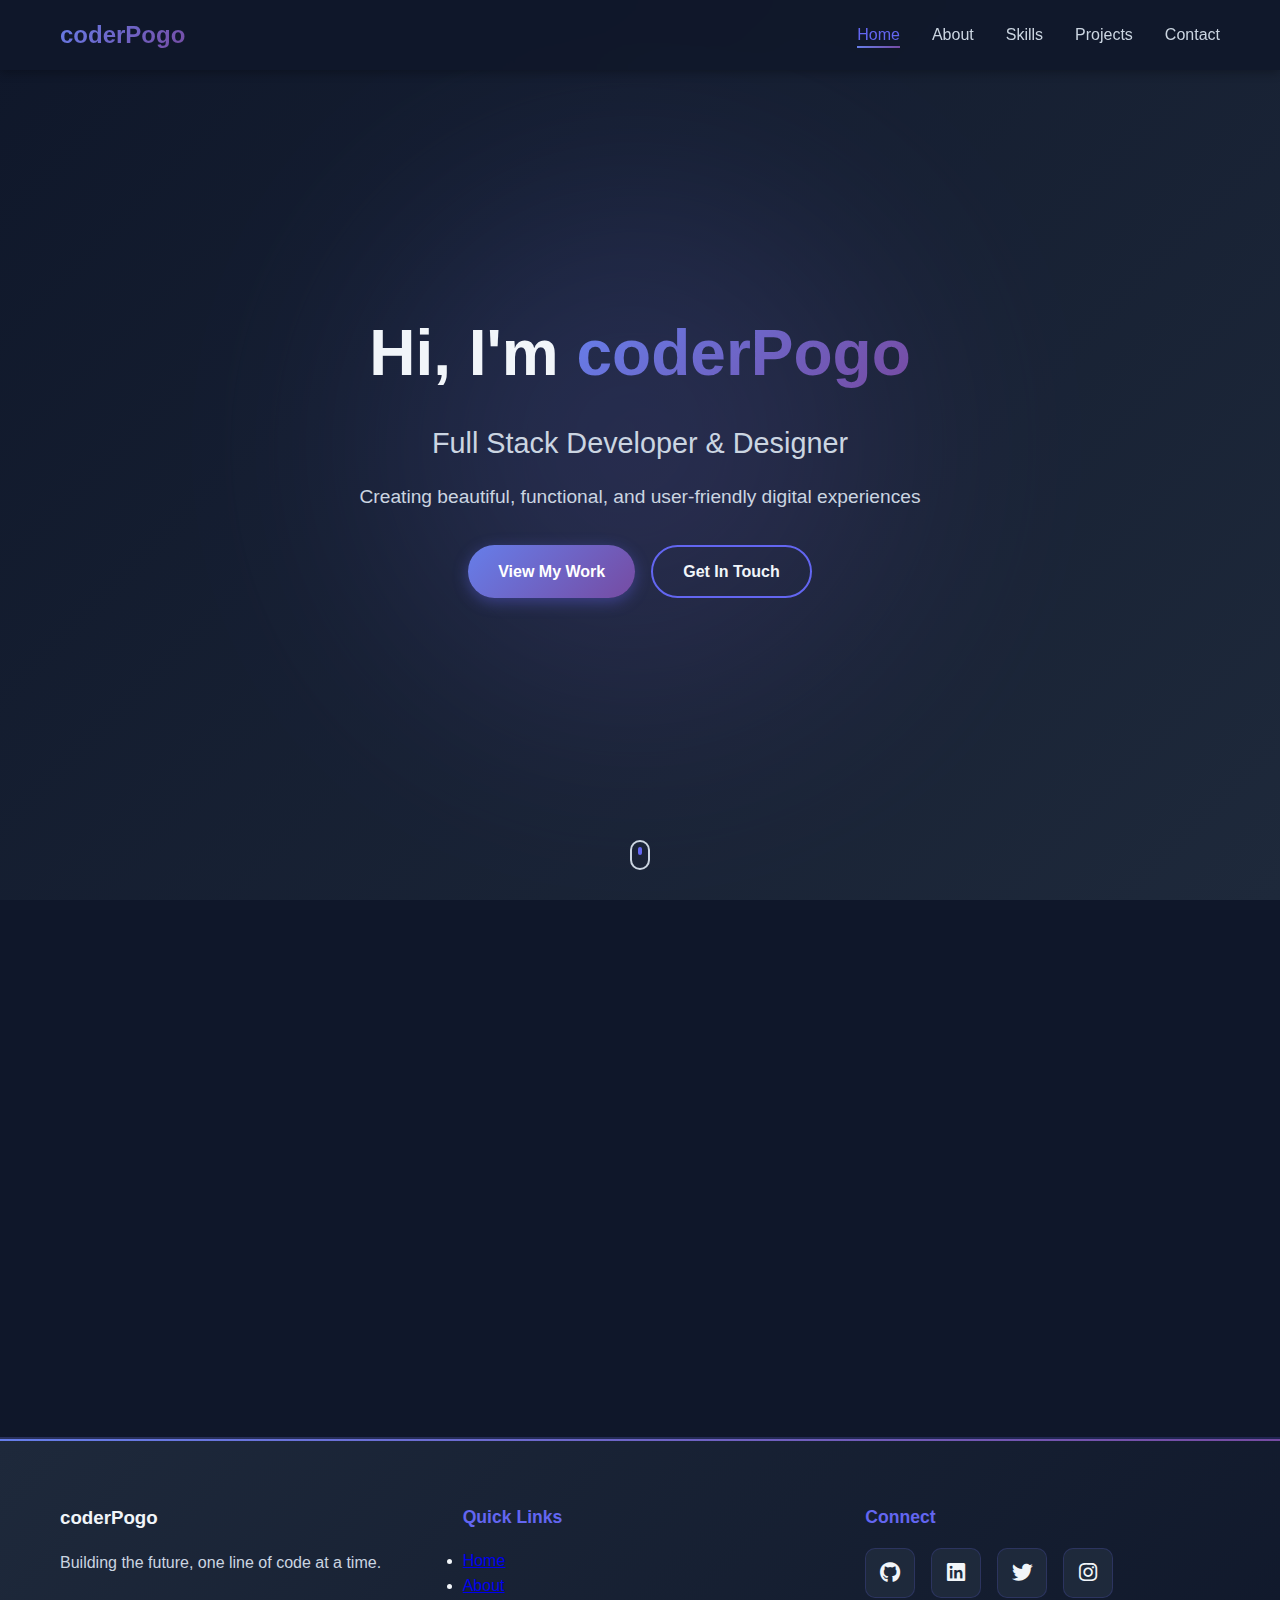
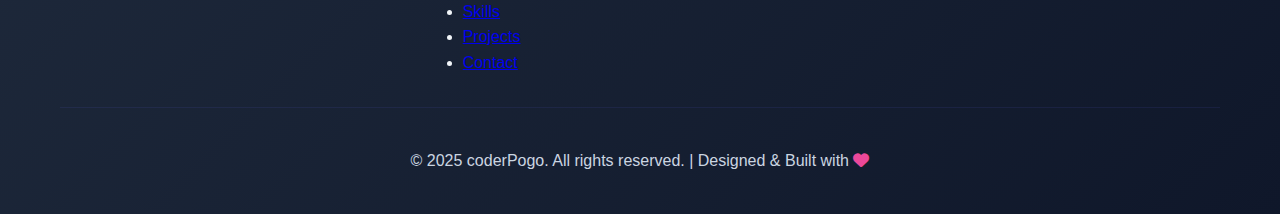
<file: index.html>
<!DOCTYPE html>
<html lang="en">
<head>
    <meta charset="UTF-8">
    <meta name="viewport" content="width=device-width, initial-scale=1.0">
    <title>Home | coderPogo Portfolio</title>
    <link rel="stylesheet" href="styles.css">
    <link rel="stylesheet" href="https://cdnjs.cloudflare.com/ajax/libs/font-awesome/6.4.0/css/all.min.css">
</head>
<body>
    <!-- Navigation -->
    <nav class="navbar">
        <div class="container">
            <a href="index.html" class="logo">coderPogo</a>
            <ul class="nav-links">
                <li><a href="index.html" class="active">Home</a></li>
                <li><a href="about.html">About</a></li>
                <li><a href="skills.html">Skills</a></li>
                <li><a href="projects.html">Projects</a></li>
                <li><a href="contact.html">Contact</a></li>
            </ul>
            <div class="hamburger">
                <span></span>
                <span></span>
                <span></span>
            </div>
        </div>
    </nav>

    <!-- Hero Section -->
    <section class="hero">
        <div class="hero-content">
            <h1 class="hero-title">Hi, I'm <span class="gradient-text">coderPogo</span></h1>
            <p class="hero-subtitle">Full Stack Developer & Designer</p>
            <p class="hero-description">Creating beautiful, functional, and user-friendly digital experiences</p>
            <div class="hero-buttons">
                <a href="projects.html" class="btn btn-primary">View My Work</a>
                <a href="contact.html" class="btn btn-secondary">Get In Touch</a>
            </div>
        </div>
        <div class="scroll-indicator">
            <span></span>
        </div>
    </section>

    <!-- Quick Links Section -->
    <section class="quick-links">
        <div class="container">
            <h2 class="section-title">Explore My Portfolio</h2>
            <div class="links-grid">
                <a href="about.html" class="link-card">
                    <div class="link-icon">
                        <i class="fas fa-user"></i>
                    </div>
                    <h3>About Me</h3>
                    <p>Learn more about my background and experience</p>
                </a>
                <a href="skills.html" class="link-card">
                    <div class="link-icon">
                        <i class="fas fa-code"></i>
                    </div>
                    <h3>My Skills</h3>
                    <p>Discover the technologies I work with</p>
                </a>
                <a href="projects.html" class="link-card">
                    <div class="link-icon">
                        <i class="fas fa-folder-open"></i>
                    </div>
                    <h3>Projects</h3>
                    <p>Check out my recent work and creations</p>
                </a>
                <a href="contact.html" class="link-card">
                    <div class="link-icon">
                        <i class="fas fa-envelope"></i>
                    </div>
                    <h3>Contact</h3>
                    <p>Get in touch for collaborations</p>
                </a>
            </div>
        </div>
    </section>

    <!-- Footer -->
    <footer class="footer">
        <div class="container">
            <div class="footer-content">
                <div class="footer-section">
                    <h3>coderPogo</h3>
                    <p>Building the future, one line of code at a time.</p>
                </div>
                <div class="footer-section">
                    <h4>Quick Links</h4>
                    <ul>
                        <li><a href="index.html">Home</a></li>
                        <li><a href="about.html">About</a></li>
                        <li><a href="skills.html">Skills</a></li>
                        <li><a href="projects.html">Projects</a></li>
                        <li><a href="contact.html">Contact</a></li>
                    </ul>
                </div>
                <div class="footer-section">
                    <h4>Connect</h4>
                    <div class="social-links">
                        <a href="#" class="social-link"><i class="fab fa-github"></i></a>
                        <a href="#" class="social-link"><i class="fab fa-linkedin"></i></a>
                        <a href="#" class="social-link"><i class="fab fa-twitter"></i></a>
                        <a href="#" class="social-link"><i class="fab fa-instagram"></i></a>
                    </div>
                </div>
            </div>
            <div class="footer-bottom">
                <p>&copy; 2025 coderPogo. All rights reserved. | Designed & Built with <i class="fas fa-heart"></i></p>
            </div>
        </div>
    </footer>

    <script src="script.js"></script>
</body>
</html>
</file>
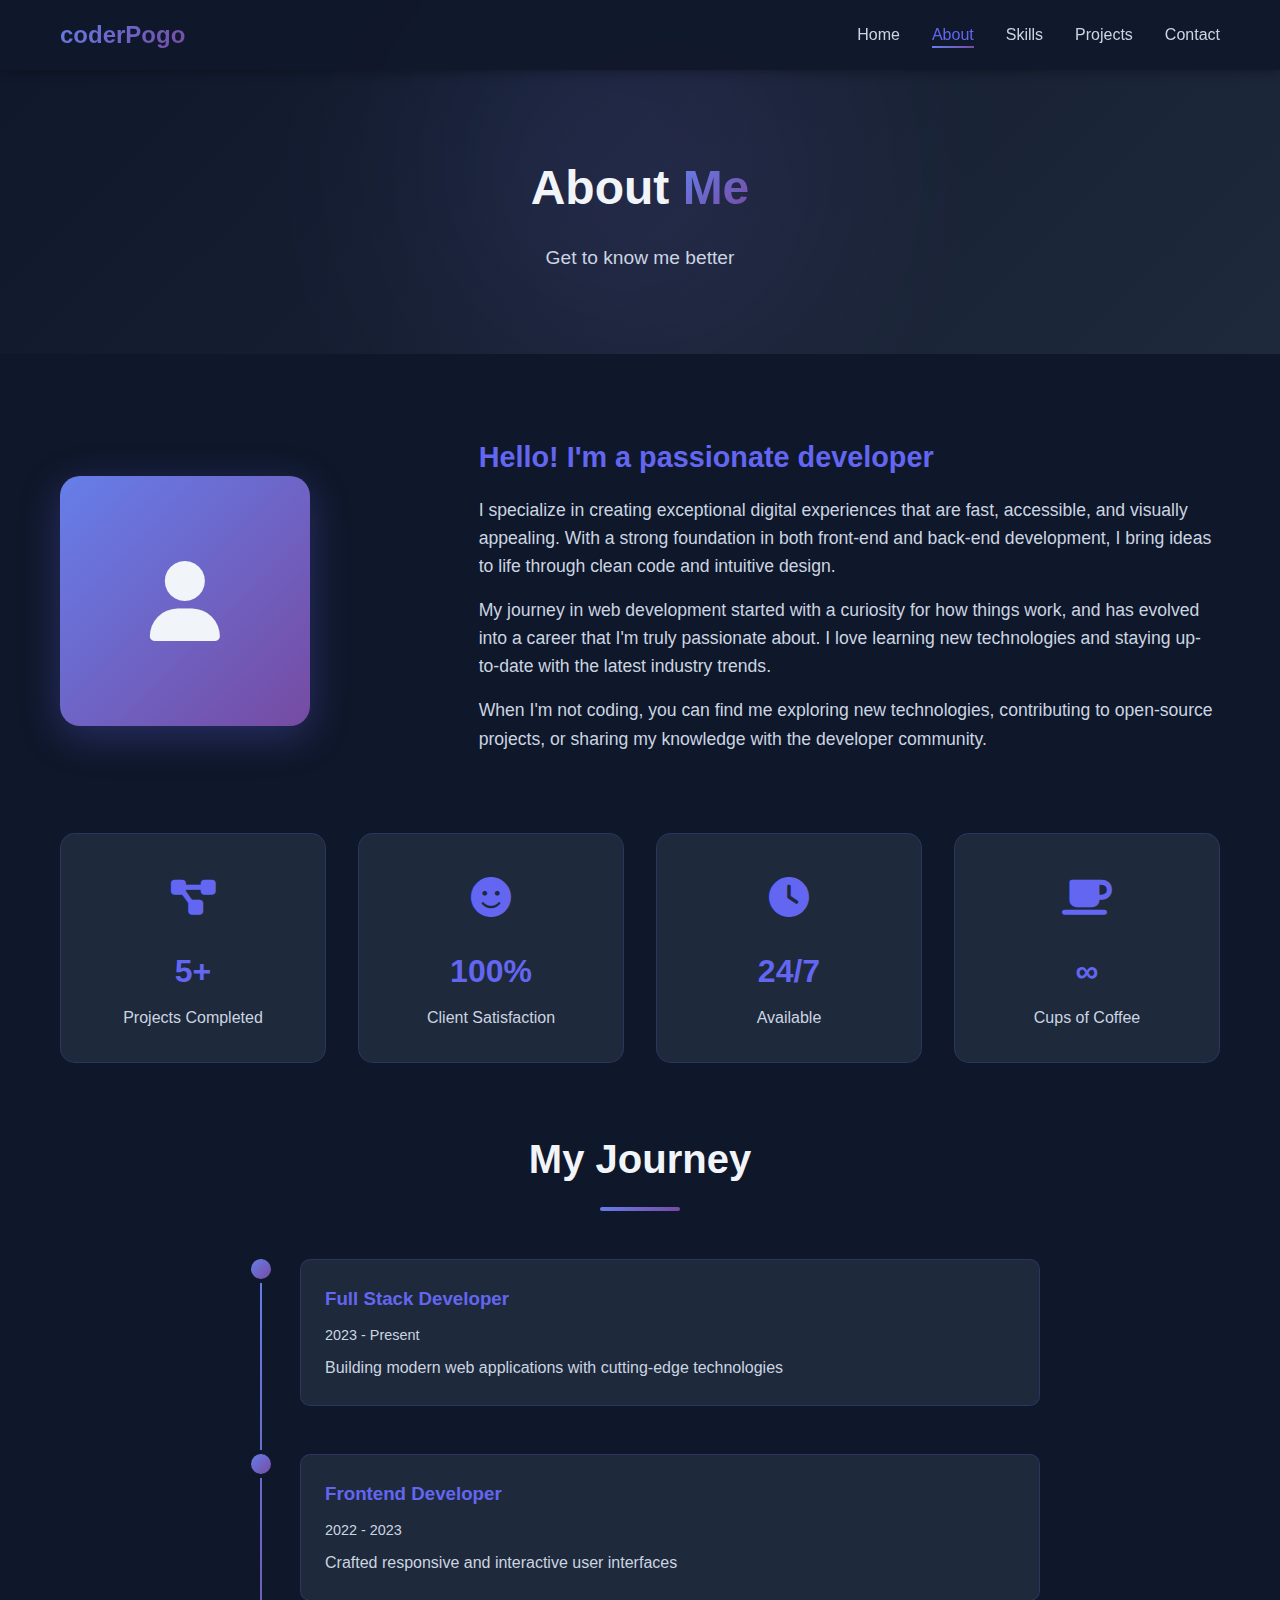
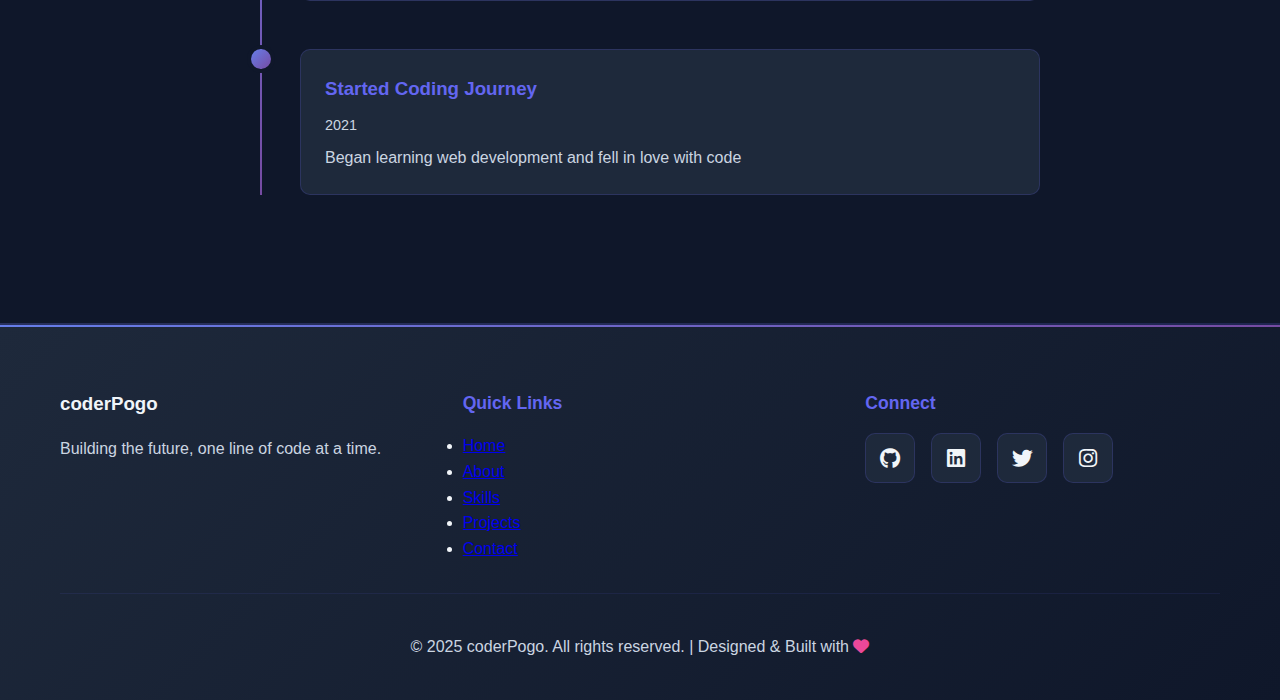
<file: about.html>
<!DOCTYPE html>
<html lang="en">
<head>
    <meta charset="UTF-8">
    <meta name="viewport" content="width=device-width, initial-scale=1.0">
    <title>About | coderPogo Portfolio</title>
    <link rel="stylesheet" href="styles.css">
    <link rel="stylesheet" href="https://cdnjs.cloudflare.com/ajax/libs/font-awesome/6.4.0/css/all.min.css">
</head>
<body>
    <!-- Navigation -->
    <nav class="navbar">
        <div class="container">
            <a href="index.html" class="logo">coderPogo</a>
            <ul class="nav-links">
                <li><a href="index.html">Home</a></li>
                <li><a href="about.html" class="active">About</a></li>
                <li><a href="skills.html">Skills</a></li>
                <li><a href="projects.html">Projects</a></li>
                <li><a href="contact.html">Contact</a></li>
            </ul>
            <div class="hamburger">
                <span></span>
                <span></span>
                <span></span>
            </div>
        </div>
    </nav>

    <!-- Page Header -->
    <section class="page-header">
        <div class="container">
            <h1 class="page-title">About <span class="gradient-text">Me</span></h1>
            <p class="page-subtitle">Get to know me better</p>
        </div>
    </section>

    <!-- About Section -->
    <section class="about-page">
        <div class="container">
            <div class="about-content">
                <div class="about-image">
                    <div class="image-placeholder">
                        <i class="fas fa-user"></i>
                    </div>
                </div>
                <div class="about-text">
                    <h2>Hello! I'm a passionate developer</h2>
                    <p>I specialize in creating exceptional digital experiences that are fast, accessible, and visually appealing. With a strong foundation in both front-end and back-end development, I bring ideas to life through clean code and intuitive design.</p>
                    <p>My journey in web development started with a curiosity for how things work, and has evolved into a career that I'm truly passionate about. I love learning new technologies and staying up-to-date with the latest industry trends.</p>
                    <p>When I'm not coding, you can find me exploring new technologies, contributing to open-source projects, or sharing my knowledge with the developer community.</p>
                </div>
            </div>

            <div class="about-stats">
                <div class="stat-card">
                    <div class="stat-icon">
                        <i class="fas fa-project-diagram"></i>
                    </div>
                    <h3>5+</h3>
                    <p>Projects Completed</p>
                </div>
                <div class="stat-card">
                    <div class="stat-icon">
                        <i class="fas fa-smile"></i>
                    </div>
                    <h3>100%</h3>
                    <p>Client Satisfaction</p>
                </div>
                <div class="stat-card">
                    <div class="stat-icon">
                        <i class="fas fa-clock"></i>
                    </div>
                    <h3>24/7</h3>
                    <p>Available</p>
                </div>
                <div class="stat-card">
                    <div class="stat-icon">
                        <i class="fas fa-coffee"></i>
                    </div>
                    <h3>∞</h3>
                    <p>Cups of Coffee</p>
                </div>
            </div>

            <div class="experience-section">
                <h2 class="section-title">My Journey</h2>
                <div class="timeline">
                    <div class="timeline-item">
                        <div class="timeline-dot"></div>
                        <div class="timeline-content">
                            <h3>Full Stack Developer</h3>
                            <span class="timeline-date">2023 - Present</span>
                            <p>Building modern web applications with cutting-edge technologies</p>
                        </div>
                    </div>
                    <div class="timeline-item">
                        <div class="timeline-dot"></div>
                        <div class="timeline-content">
                            <h3>Frontend Developer</h3>
                            <span class="timeline-date">2022 - 2023</span>
                            <p>Crafted responsive and interactive user interfaces</p>
                        </div>
                    </div>
                    <div class="timeline-item">
                        <div class="timeline-dot"></div>
                        <div class="timeline-content">
                            <h3>Started Coding Journey</h3>
                            <span class="timeline-date">2021</span>
                            <p>Began learning web development and fell in love with code</p>
                        </div>
                    </div>
                </div>
            </div>
        </div>
    </section>

    <!-- Footer -->
    <footer class="footer">
        <div class="container">
            <div class="footer-content">
                <div class="footer-section">
                    <h3>coderPogo</h3>
                    <p>Building the future, one line of code at a time.</p>
                </div>
                <div class="footer-section">
                    <h4>Quick Links</h4>
                    <ul>
                        <li><a href="index.html">Home</a></li>
                        <li><a href="about.html">About</a></li>
                        <li><a href="skills.html">Skills</a></li>
                        <li><a href="projects.html">Projects</a></li>
                        <li><a href="contact.html">Contact</a></li>
                    </ul>
                </div>
                <div class="footer-section">
                    <h4>Connect</h4>
                    <div class="social-links">
                        <a href="#" class="social-link"><i class="fab fa-github"></i></a>
                        <a href="#" class="social-link"><i class="fab fa-linkedin"></i></a>
                        <a href="#" class="social-link"><i class="fab fa-twitter"></i></a>
                        <a href="#" class="social-link"><i class="fab fa-instagram"></i></a>
                    </div>
                </div>
            </div>
            <div class="footer-bottom">
                <p>&copy; 2025 coderPogo. All rights reserved. | Designed & Built with <i class="fas fa-heart"></i></p>
            </div>
        </div>
    </footer>

    <script src="script.js"></script>
</body>
</html>
</file>
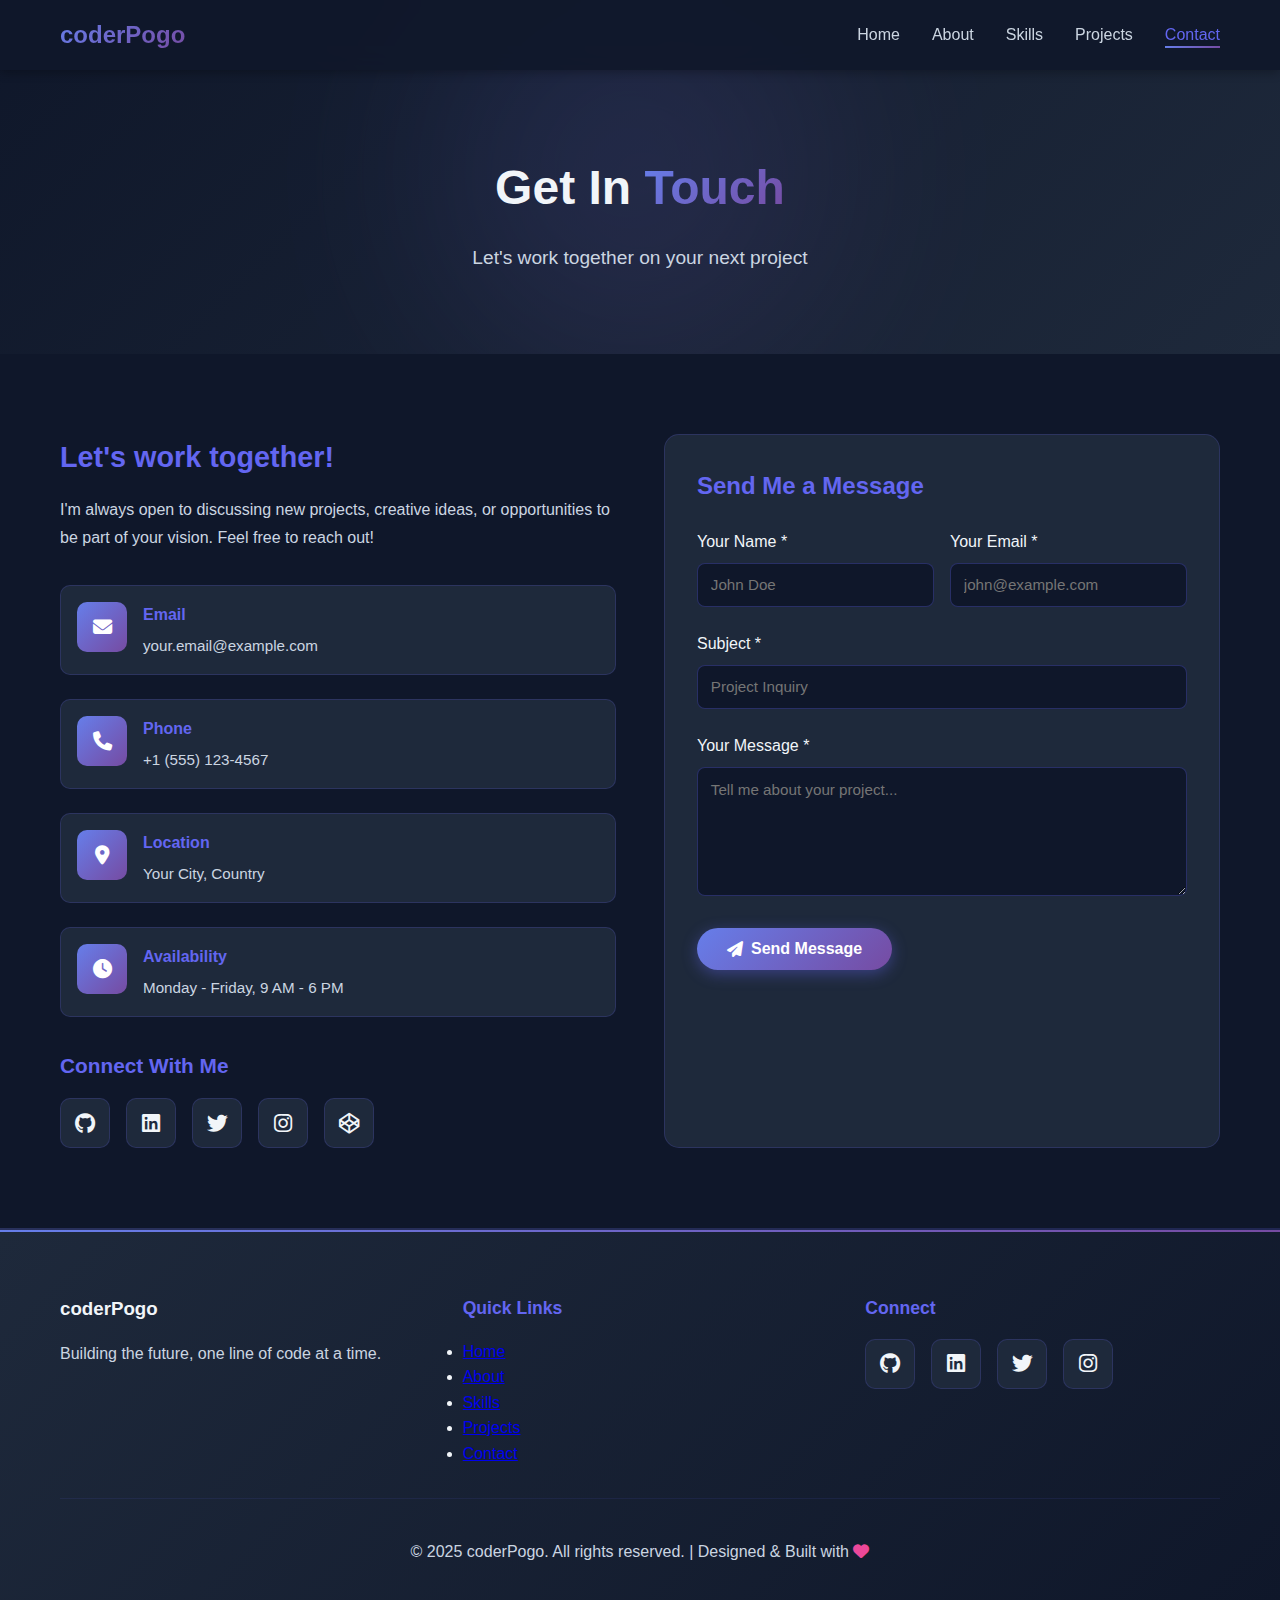
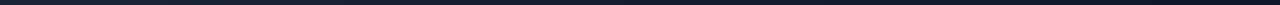
<file: contact.html>
<!DOCTYPE html>
<html lang="en">
<head>
    <meta charset="UTF-8">
    <meta name="viewport" content="width=device-width, initial-scale=1.0">
    <title>Contact | coderPogo Portfolio</title>
    <link rel="stylesheet" href="styles.css">
    <link rel="stylesheet" href="https://cdnjs.cloudflare.com/ajax/libs/font-awesome/6.4.0/css/all.min.css">
</head>
<body>
    <!-- Navigation -->
    <nav class="navbar">
        <div class="container">
            <a href="index.html" class="logo">coderPogo</a>
            <ul class="nav-links">
                <li><a href="index.html">Home</a></li>
                <li><a href="about.html">About</a></li>
                <li><a href="skills.html">Skills</a></li>
                <li><a href="projects.html">Projects</a></li>
                <li><a href="contact.html" class="active">Contact</a></li>
            </ul>
            <div class="hamburger">
                <span></span>
                <span></span>
                <span></span>
            </div>
        </div>
    </nav>

    <!-- Page Header -->
    <section class="page-header">
        <div class="container">
            <h1 class="page-title">Get In <span class="gradient-text">Touch</span></h1>
            <p class="page-subtitle">Let's work together on your next project</p>
        </div>
    </section>

    <!-- Contact Section -->
    <section class="contact-page">
        <div class="container">
            <div class="contact-content">
                <div class="contact-info">
                    <h2>Let's work together!</h2>
                    <p>I'm always open to discussing new projects, creative ideas, or opportunities to be part of your vision. Feel free to reach out!</p>
                    
                    <div class="contact-details">
                        <div class="contact-item">
                            <div class="contact-icon">
                                <i class="fas fa-envelope"></i>
                            </div>
                            <div>
                                <h4>Email</h4>
                                <span>your.email@example.com</span>
                            </div>
                        </div>
                        <div class="contact-item">
                            <div class="contact-icon">
                                <i class="fas fa-phone"></i>
                            </div>
                            <div>
                                <h4>Phone</h4>
                                <span>+1 (555) 123-4567</span>
                            </div>
                        </div>
                        <div class="contact-item">
                            <div class="contact-icon">
                                <i class="fas fa-map-marker-alt"></i>
                            </div>
                            <div>
                                <h4>Location</h4>
                                <span>Your City, Country</span>
                            </div>
                        </div>
                        <div class="contact-item">
                            <div class="contact-icon">
                                <i class="fas fa-clock"></i>
                            </div>
                            <div>
                                <h4>Availability</h4>
                                <span>Monday - Friday, 9 AM - 6 PM</span>
                            </div>
                        </div>
                    </div>
                    
                    <div class="social-section">
                        <h3>Connect With Me</h3>
                        <div class="social-links">
                            <a href="#" class="social-link" title="GitHub">
                                <i class="fab fa-github"></i>
                            </a>
                            <a href="#" class="social-link" title="LinkedIn">
                                <i class="fab fa-linkedin"></i>
                            </a>
                            <a href="#" class="social-link" title="Twitter">
                                <i class="fab fa-twitter"></i>
                            </a>
                            <a href="#" class="social-link" title="Instagram">
                                <i class="fab fa-instagram"></i>
                            </a>
                            <a href="#" class="social-link" title="CodePen">
                                <i class="fab fa-codepen"></i>
                            </a>
                        </div>
                    </div>
                </div>

                <form class="contact-form">
                    <h3>Send Me a Message</h3>
                    <div class="form-row">
                        <div class="form-group">
                            <label for="name">Your Name *</label>
                            <input type="text" id="name" name="name" placeholder="John Doe" required>
                        </div>
                        <div class="form-group">
                            <label for="email">Your Email *</label>
                            <input type="email" id="email" name="email" placeholder="john@example.com" required>
                        </div>
                    </div>
                    <div class="form-group">
                        <label for="subject">Subject *</label>
                        <input type="text" id="subject" name="subject" placeholder="Project Inquiry" required>
                    </div>
                    <div class="form-group">
                        <label for="message">Your Message *</label>
                        <textarea id="message" name="message" rows="6" placeholder="Tell me about your project..." required></textarea>
                    </div>
                    <button type="submit" class="btn btn-primary">
                        <i class="fas fa-paper-plane"></i> Send Message
                    </button>
                </form>
            </div>
        </div>
    </section>

    <!-- Footer -->
    <footer class="footer">
        <div class="container">
            <div class="footer-content">
                <div class="footer-section">
                    <h3>coderPogo</h3>
                    <p>Building the future, one line of code at a time.</p>
                </div>
                <div class="footer-section">
                    <h4>Quick Links</h4>
                    <ul>
                        <li><a href="index.html">Home</a></li>
                        <li><a href="about.html">About</a></li>
                        <li><a href="skills.html">Skills</a></li>
                        <li><a href="projects.html">Projects</a></li>
                        <li><a href="contact.html">Contact</a></li>
                    </ul>
                </div>
                <div class="footer-section">
                    <h4>Connect</h4>
                    <div class="social-links">
                        <a href="#" class="social-link"><i class="fab fa-github"></i></a>
                        <a href="#" class="social-link"><i class="fab fa-linkedin"></i></a>
                        <a href="#" class="social-link"><i class="fab fa-twitter"></i></a>
                        <a href="#" class="social-link"><i class="fab fa-instagram"></i></a>
                    </div>
                </div>
            </div>
            <div class="footer-bottom">
                <p>&copy; 2025 coderPogo. All rights reserved. | Designed & Built with <i class="fas fa-heart"></i></p>
            </div>
        </div>
    </footer>

    <script src="script.js"></script>
</body>
</html>
</file>
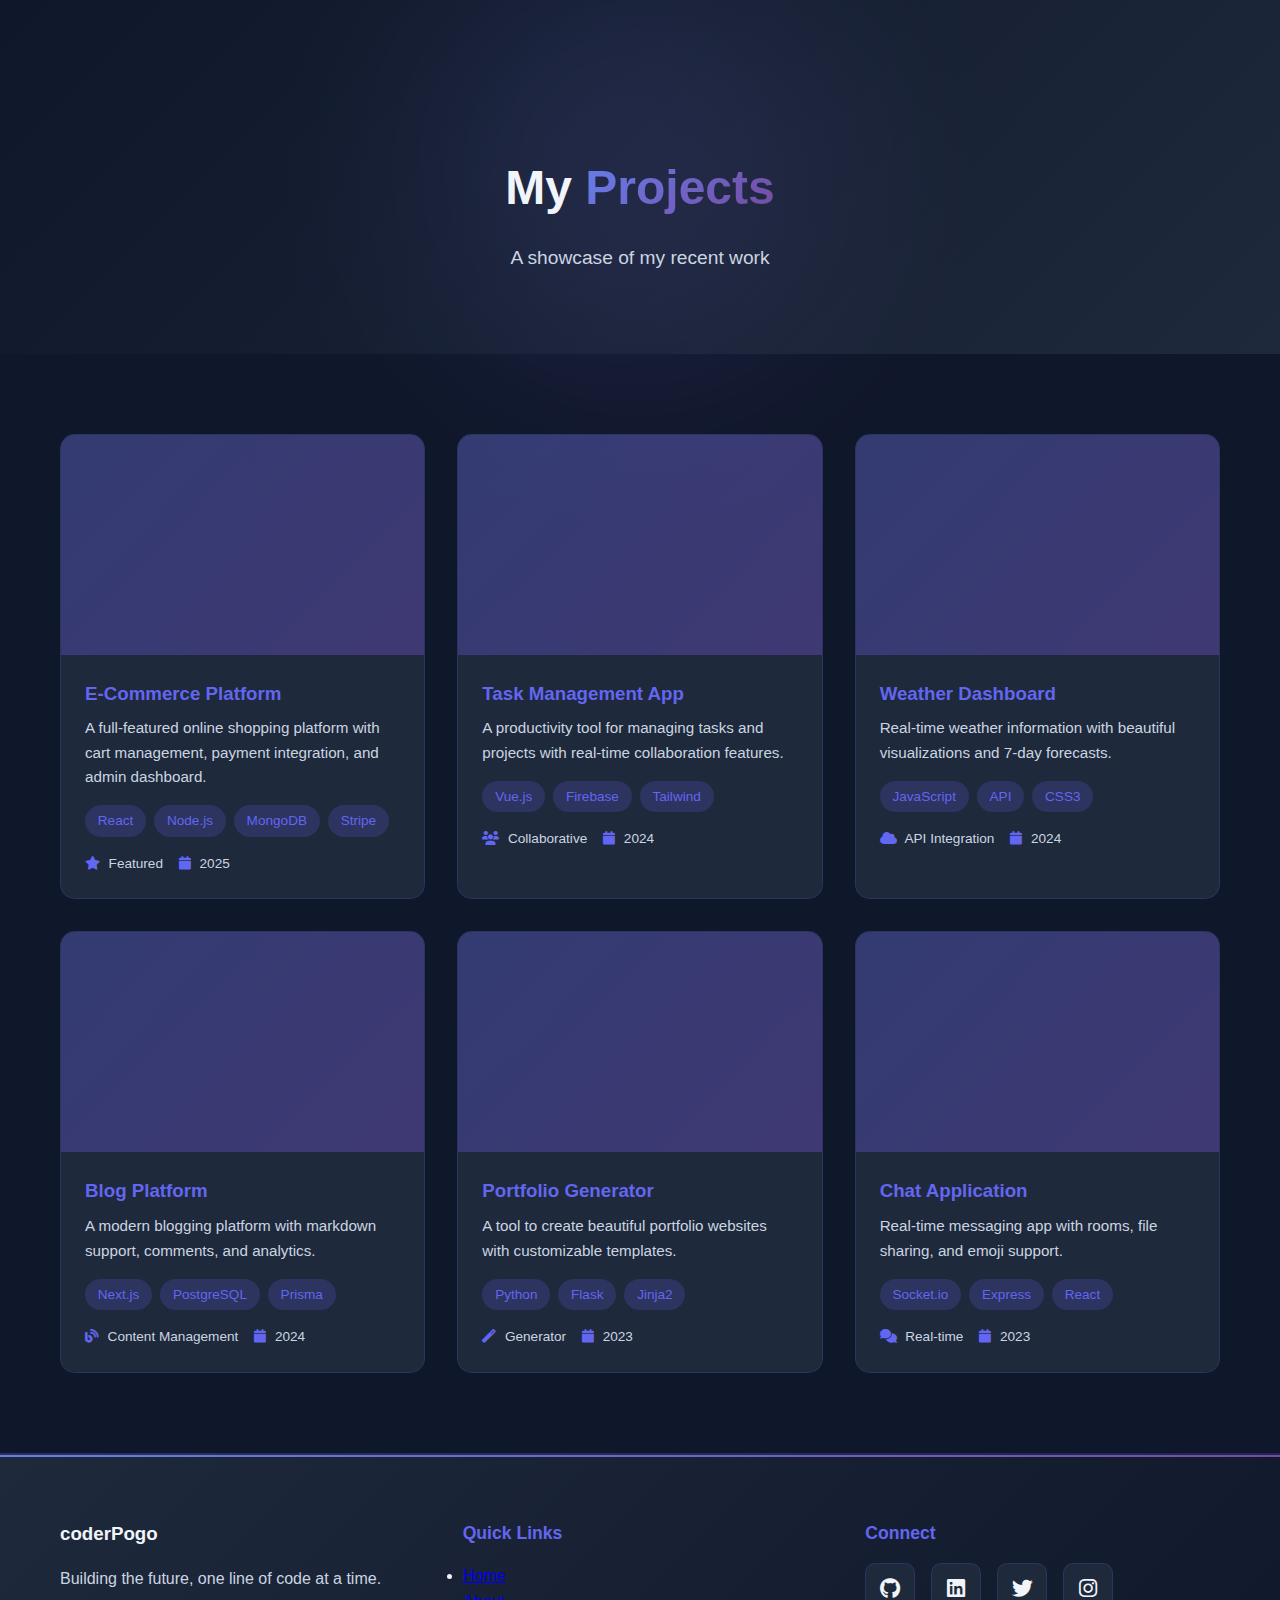
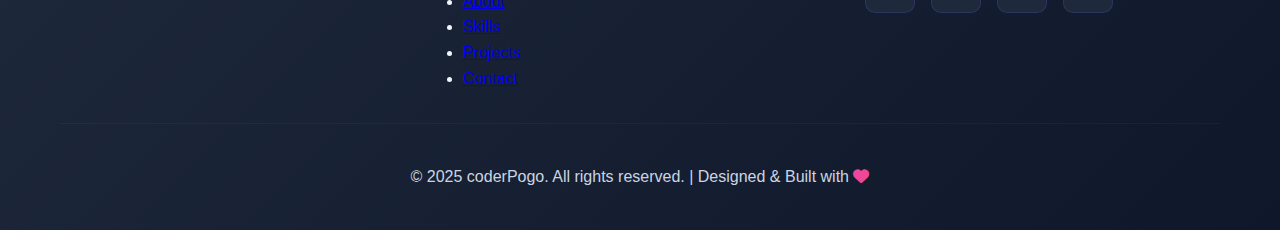
<file: projects.html>
<!DOCTYPE html>
<html lang="en">
<head>
    <meta charset="UTF-8">
    <meta name="viewport" content="width=device-width, initial-scale=1.0">
    <title>Projects | coderPogo Portfolio</title>
    <link rel="stylesheet" href="styles.css">
    <link rel="stylesheet" href="https://cdnjs.cloudflare.com/ajax/libs/font-awesome/6.4.0/css/all.min.css">
</head>
<body>
    <!-- Navigation -->
    <div id="header"></div>

    <!-- Page Header -->
    <section class="page-header">
        <div class="container">
            <h1 class="page-title">My <span class="gradient-text">Projects</span></h1>
            <p class="page-subtitle">A showcase of my recent work</p>
        </div>
    </section>

    <!-- Projects Section -->
    <section class="projects-page">
        <div class="container">
            <div class="projects-grid">
                <div class="project-card">
                    <div class="project-image">
                        <div class="project-overlay">
                            <a href="#" class="project-link"><i class="fas fa-external-link-alt"></i></a>
                            <a href="#" class="project-link"><i class="fab fa-github"></i></a>
                        </div>
                    </div>
                    <div class="project-info">
                        <h3>E-Commerce Platform</h3>
                        <p>A full-featured online shopping platform with cart management, payment integration, and admin dashboard.</p>
                        <div class="project-tags">
                            <span>React</span>
                            <span>Node.js</span>
                            <span>MongoDB</span>
                            <span>Stripe</span>
                        </div>
                        <div class="project-stats">
                            <span><i class="fas fa-star"></i> Featured</span>
                            <span><i class="fas fa-calendar"></i> 2025</span>
                        </div>
                    </div>
                </div>

                <div class="project-card">
                    <div class="project-image">
                        <div class="project-overlay">
                            <a href="#" class="project-link"><i class="fas fa-external-link-alt"></i></a>
                            <a href="#" class="project-link"><i class="fab fa-github"></i></a>
                        </div>
                    </div>
                    <div class="project-info">
                        <h3>Task Management App</h3>
                        <p>A productivity tool for managing tasks and projects with real-time collaboration features.</p>
                        <div class="project-tags">
                            <span>Vue.js</span>
                            <span>Firebase</span>
                            <span>Tailwind</span>
                        </div>
                        <div class="project-stats">
                            <span><i class="fas fa-users"></i> Collaborative</span>
                            <span><i class="fas fa-calendar"></i> 2024</span>
                        </div>
                    </div>
                </div>

                <div class="project-card">
                    <div class="project-image">
                        <div class="project-overlay">
                            <a href="#" class="project-link"><i class="fas fa-external-link-alt"></i></a>
                            <a href="#" class="project-link"><i class="fab fa-github"></i></a>
                        </div>
                    </div>
                    <div class="project-info">
                        <h3>Weather Dashboard</h3>
                        <p>Real-time weather information with beautiful visualizations and 7-day forecasts.</p>
                        <div class="project-tags">
                            <span>JavaScript</span>
                            <span>API</span>
                            <span>CSS3</span>
                        </div>
                        <div class="project-stats">
                            <span><i class="fas fa-cloud"></i> API Integration</span>
                            <span><i class="fas fa-calendar"></i> 2024</span>
                        </div>
                    </div>
                </div>

                <div class="project-card">
                    <div class="project-image">
                        <div class="project-overlay">
                            <a href="#" class="project-link"><i class="fas fa-external-link-alt"></i></a>
                            <a href="#" class="project-link"><i class="fab fa-github"></i></a>
                        </div>
                    </div>
                    <div class="project-info">
                        <h3>Blog Platform</h3>
                        <p>A modern blogging platform with markdown support, comments, and analytics.</p>
                        <div class="project-tags">
                            <span>Next.js</span>
                            <span>PostgreSQL</span>
                            <span>Prisma</span>
                        </div>
                        <div class="project-stats">
                            <span><i class="fas fa-blog"></i> Content Management</span>
                            <span><i class="fas fa-calendar"></i> 2024</span>
                        </div>
                    </div>
                </div>

                <div class="project-card">
                    <div class="project-image">
                        <div class="project-overlay">
                            <a href="#" class="project-link"><i class="fas fa-external-link-alt"></i></a>
                            <a href="#" class="project-link"><i class="fab fa-github"></i></a>
                        </div>
                    </div>
                    <div class="project-info">
                        <h3>Portfolio Generator</h3>
                        <p>A tool to create beautiful portfolio websites with customizable templates.</p>
                        <div class="project-tags">
                            <span>Python</span>
                            <span>Flask</span>
                            <span>Jinja2</span>
                        </div>
                        <div class="project-stats">
                            <span><i class="fas fa-magic"></i> Generator</span>
                            <span><i class="fas fa-calendar"></i> 2023</span>
                        </div>
                    </div>
                </div>

                <div class="project-card">
                    <div class="project-image">
                        <div class="project-overlay">
                            <a href="#" class="project-link"><i class="fas fa-external-link-alt"></i></a>
                            <a href="#" class="project-link"><i class="fab fa-github"></i></a>
                        </div>
                    </div>
                    <div class="project-info">
                        <h3>Chat Application</h3>
                        <p>Real-time messaging app with rooms, file sharing, and emoji support.</p>
                        <div class="project-tags">
                            <span>Socket.io</span>
                            <span>Express</span>
                            <span>React</span>
                        </div>
                        <div class="project-stats">
                            <span><i class="fas fa-comments"></i> Real-time</span>
                            <span><i class="fas fa-calendar"></i> 2023</span>
                        </div>
                    </div>
                </div>
            </div>
        </div>
    </section>

    <!-- Footer -->
    <footer class="footer">
        <div class="container">
            <div class="footer-content">
                <div class="footer-section">
                    <h3>coderPogo</h3>
                    <p>Building the future, one line of code at a time.</p>
                </div>
                <div class="footer-section">
                    <h4>Quick Links</h4>
                    <ul>
                        <li><a href="index.html">Home</a></li>
                        <li><a href="about.html">About</a></li>
                        <li><a href="skills.html">Skills</a></li>
                        <li><a href="projects.html">Projects</a></li>
                        <li><a href="contact.html">Contact</a></li>
                    </ul>
                </div>
                <div class="footer-section">
                    <h4>Connect</h4>
                    <div class="social-links">
                        <a href="#" class="social-link"><i class="fab fa-github"></i></a>
                        <a href="#" class="social-link"><i class="fab fa-linkedin"></i></a>
                        <a href="#" class="social-link"><i class="fab fa-twitter"></i></a>
                        <a href="#" class="social-link"><i class="fab fa-instagram"></i></a>
                    </div>
                </div>
            </div>
            <div class="footer-bottom">
                <p>&copy; 2025 coderPogo. All rights reserved. | Designed & Built with <i class="fas fa-heart"></i></p>
            </div>
        </div>
    </footer>

    <script src="script.js"></script>
</body>
</html>
</file>
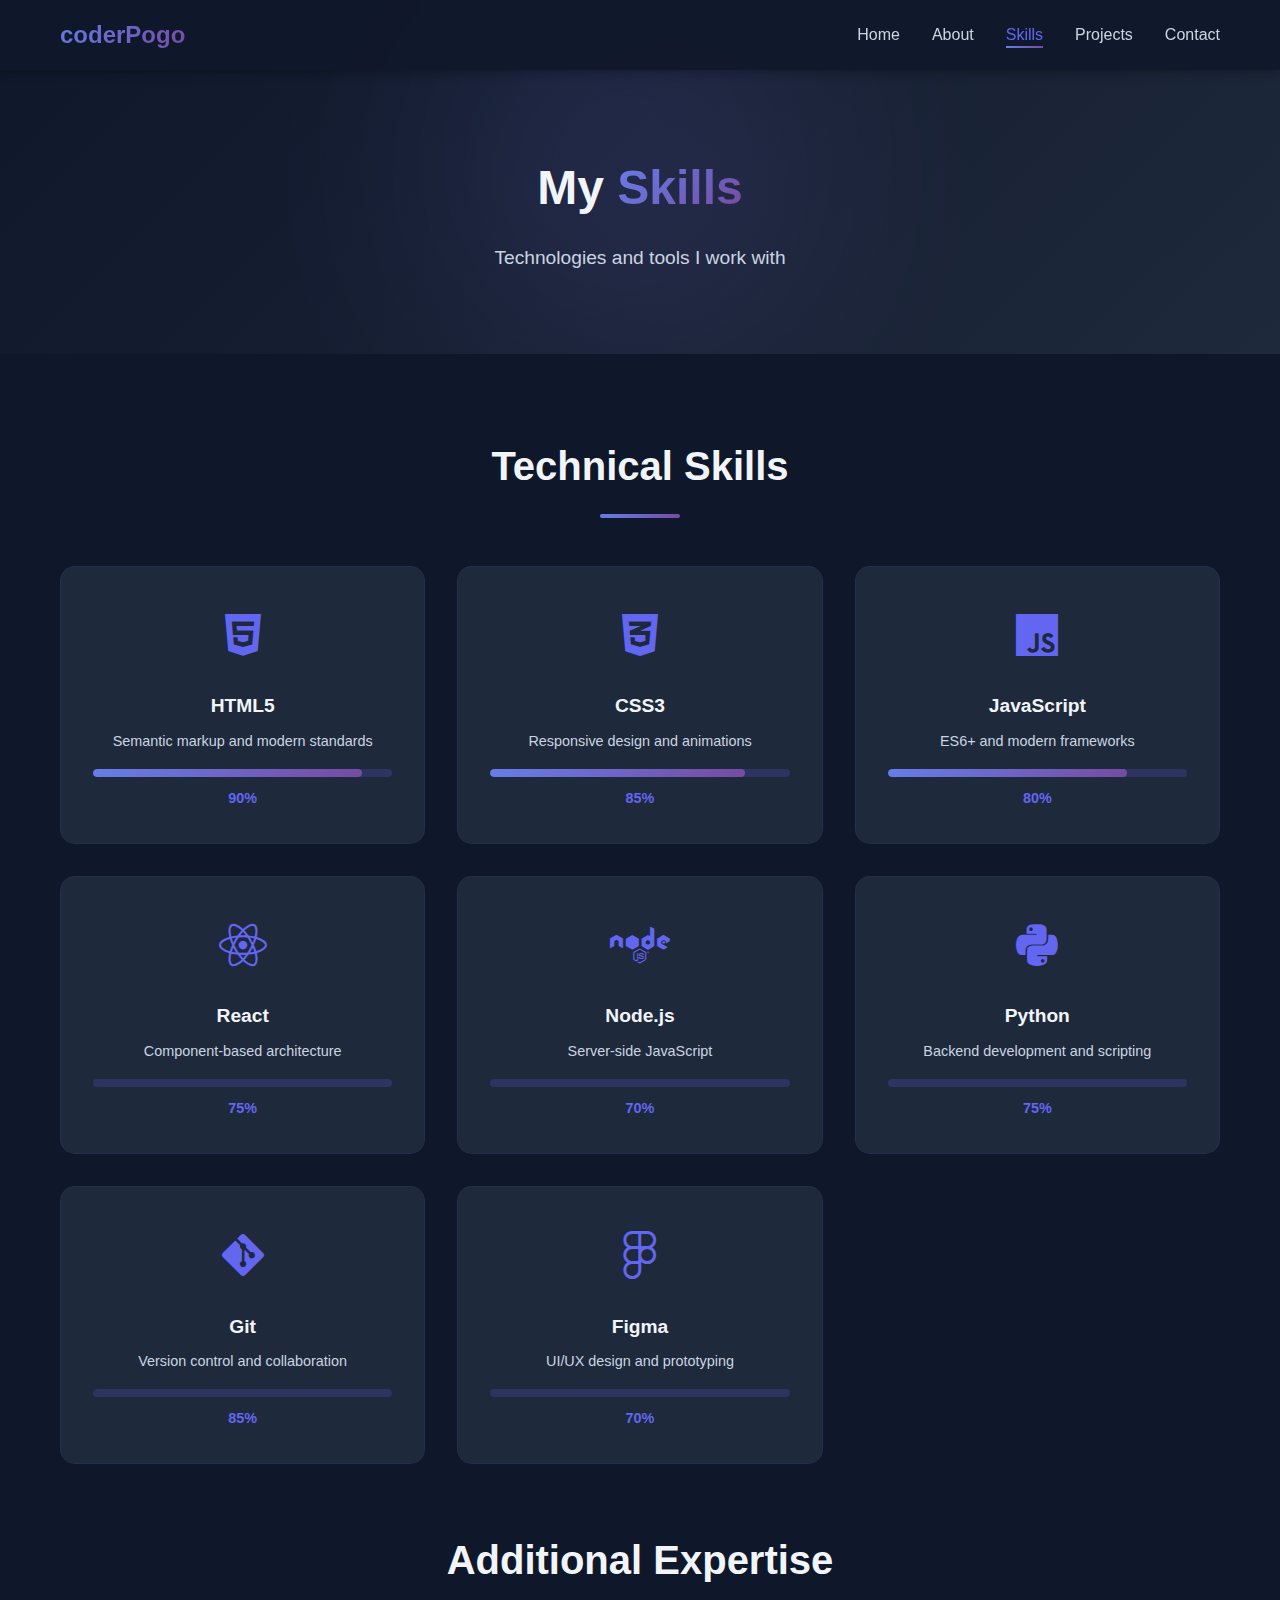
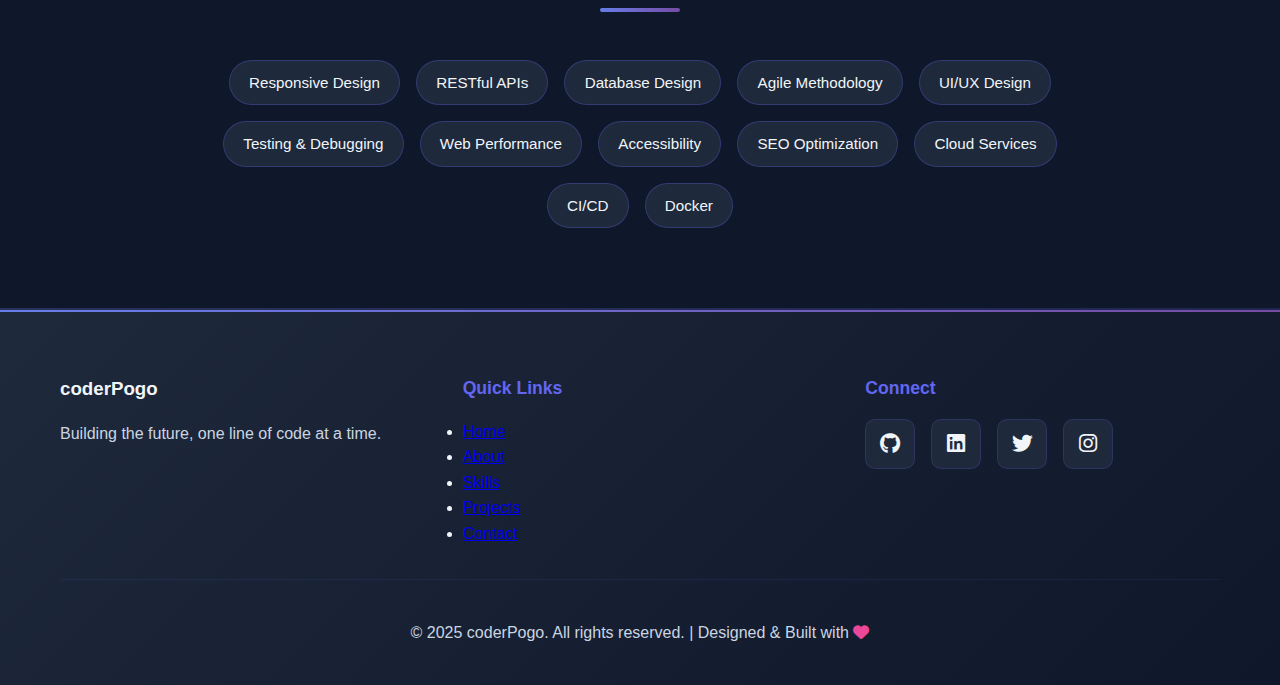
<file: skills.html>
<!DOCTYPE html>
<html lang="en">
<head>
    <meta charset="UTF-8">
    <meta name="viewport" content="width=device-width, initial-scale=1.0">
    <title>Skills | coderPogo Portfolio</title>
    <link rel="stylesheet" href="styles.css">
    <link rel="stylesheet" href="https://cdnjs.cloudflare.com/ajax/libs/font-awesome/6.4.0/css/all.min.css">
</head>
<body>
    <!-- Navigation -->
    <nav class="navbar">
        <div class="container">
            <a href="index.html" class="logo">coderPogo</a>
            <ul class="nav-links">
                <li><a href="index.html">Home</a></li>
                <li><a href="about.html">About</a></li>
                <li><a href="skills.html" class="active">Skills</a></li>
                <li><a href="projects.html">Projects</a></li>
                <li><a href="contact.html">Contact</a></li>
            </ul>
            <div class="hamburger">
                <span></span>
                <span></span>
                <span></span>
            </div>
        </div>
    </nav>

    <!-- Page Header -->
    <section class="page-header">
        <div class="container">
            <h1 class="page-title">My <span class="gradient-text">Skills</span></h1>
            <p class="page-subtitle">Technologies and tools I work with</p>
        </div>
    </section>

    <!-- Skills Section -->
    <section class="skills-page">
        <div class="container">
            <h2 class="section-title">Technical Skills</h2>
            <div class="skills-grid">
                <div class="skill-card">
                    <div class="skill-icon">
                        <i class="fab fa-html5"></i>
                    </div>
                    <h3>HTML5</h3>
                    <p>Semantic markup and modern standards</p>
                    <div class="skill-bar">
                        <div class="skill-progress" data-progress="90"></div>
                    </div>
                    <span class="skill-percentage">90%</span>
                </div>
                <div class="skill-card">
                    <div class="skill-icon">
                        <i class="fab fa-css3-alt"></i>
                    </div>
                    <h3>CSS3</h3>
                    <p>Responsive design and animations</p>
                    <div class="skill-bar">
                        <div class="skill-progress" data-progress="85"></div>
                    </div>
                    <span class="skill-percentage">85%</span>
                </div>
                <div class="skill-card">
                    <div class="skill-icon">
                        <i class="fab fa-js"></i>
                    </div>
                    <h3>JavaScript</h3>
                    <p>ES6+ and modern frameworks</p>
                    <div class="skill-bar">
                        <div class="skill-progress" data-progress="80"></div>
                    </div>
                    <span class="skill-percentage">80%</span>
                </div>
                <div class="skill-card">
                    <div class="skill-icon">
                        <i class="fab fa-react"></i>
                    </div>
                    <h3>React</h3>
                    <p>Component-based architecture</p>
                    <div class="skill-bar">
                        <div class="skill-progress" data-progress="75"></div>
                    </div>
                    <span class="skill-percentage">75%</span>
                </div>
                <div class="skill-card">
                    <div class="skill-icon">
                        <i class="fab fa-node"></i>
                    </div>
                    <h3>Node.js</h3>
                    <p>Server-side JavaScript</p>
                    <div class="skill-bar">
                        <div class="skill-progress" data-progress="70"></div>
                    </div>
                    <span class="skill-percentage">70%</span>
                </div>
                <div class="skill-card">
                    <div class="skill-icon">
                        <i class="fab fa-python"></i>
                    </div>
                    <h3>Python</h3>
                    <p>Backend development and scripting</p>
                    <div class="skill-bar">
                        <div class="skill-progress" data-progress="75"></div>
                    </div>
                    <span class="skill-percentage">75%</span>
                </div>
                <div class="skill-card">
                    <div class="skill-icon">
                        <i class="fab fa-git-alt"></i>
                    </div>
                    <h3>Git</h3>
                    <p>Version control and collaboration</p>
                    <div class="skill-bar">
                        <div class="skill-progress" data-progress="85"></div>
                    </div>
                    <span class="skill-percentage">85%</span>
                </div>
                <div class="skill-card">
                    <div class="skill-icon">
                        <i class="fab fa-figma"></i>
                    </div>
                    <h3>Figma</h3>
                    <p>UI/UX design and prototyping</p>
                    <div class="skill-bar">
                        <div class="skill-progress" data-progress="70"></div>
                    </div>
                    <span class="skill-percentage">70%</span>
                </div>
            </div>

            <div class="additional-skills">
                <h2 class="section-title">Additional Expertise</h2>
                <div class="tags-container">
                    <span class="tag">Responsive Design</span>
                    <span class="tag">RESTful APIs</span>
                    <span class="tag">Database Design</span>
                    <span class="tag">Agile Methodology</span>
                    <span class="tag">UI/UX Design</span>
                    <span class="tag">Testing & Debugging</span>
                    <span class="tag">Web Performance</span>
                    <span class="tag">Accessibility</span>
                    <span class="tag">SEO Optimization</span>
                    <span class="tag">Cloud Services</span>
                    <span class="tag">CI/CD</span>
                    <span class="tag">Docker</span>
                </div>
            </div>
        </div>
    </section>

    <!-- Footer -->
    <footer class="footer">
        <div class="container">
            <div class="footer-content">
                <div class="footer-section">
                    <h3>coderPogo</h3>
                    <p>Building the future, one line of code at a time.</p>
                </div>
                <div class="footer-section">
                    <h4>Quick Links</h4>
                    <ul>
                        <li><a href="index.html">Home</a></li>
                        <li><a href="about.html">About</a></li>
                        <li><a href="skills.html">Skills</a></li>
                        <li><a href="projects.html">Projects</a></li>
                        <li><a href="contact.html">Contact</a></li>
                    </ul>
                </div>
                <div class="footer-section">
                    <h4>Connect</h4>
                    <div class="social-links">
                        <a href="#" class="social-link"><i class="fab fa-github"></i></a>
                        <a href="#" class="social-link"><i class="fab fa-linkedin"></i></a>
                        <a href="#" class="social-link"><i class="fab fa-twitter"></i></a>
                        <a href="#" class="social-link"><i class="fab fa-instagram"></i></a>
                    </div>
                </div>
            </div>
            <div class="footer-bottom">
                <p>&copy; 2025 coderPogo. All rights reserved. | Designed & Built with <i class="fas fa-heart"></i></p>
            </div>
        </div>
    </footer>

    <script src="script.js"></script>
</body>
</html>
</file>
<file: styles.css>
* {
    margin: 0;
    padding: 0;
    box-sizing: border-box;
}

:root {
    --primary-color: #6366f1;
    --secondary-color: #8b5cf6;
    --accent-color: #ec4899;
    --dark-bg: #0f172a;
    --light-bg: #1e293b;
    --text-primary: #f1f5f9;
    --text-secondary: #cbd5e1;
    --gradient: linear-gradient(135deg, #667eea 0%, #764ba2 100%);
    --gradient-2: linear-gradient(135deg, #f093fb 0%, #f5576c 100%);
}

html {
    scroll-behavior: smooth;
}

body {
    font-family: 'Segoe UI', Tahoma, Geneva, Verdana, sans-serif;
    background: var(--dark-bg);
    color: var(--text-primary);
    line-height: 1.6;
    overflow-x: hidden;
}

.container {
    max-width: 1200px;
    margin: 0 auto;
    padding: 0 20px;
}

/* Navbar */
.navbar {
    position: fixed;
    top: 0;
    width: 100%;
    background: rgba(15, 23, 42, 0.9);
    backdrop-filter: blur(10px);
    z-index: 1000;
    padding: 1rem 0;
    box-shadow: 0 2px 10px rgba(0, 0, 0, 0.3);
    transition: all 0.3s ease;
}

.navbar.scrolled {
    background: rgba(15, 23, 42, 0.95);
    box-shadow: 0 4px 20px rgba(0, 0, 0, 0.5);
}

.navbar .container {
    display: flex;
    justify-content: space-between;
    align-items: center;
}

.logo {
    font-size: 1.5rem;
    font-weight: bold;
    background: var(--gradient);
    -webkit-background-clip: text;
    -webkit-text-fill-color: transparent;
    background-clip: text;
    text-decoration: none;
}

.nav-links {
    display: flex;
    list-style: none;
    gap: 2rem;
}

.nav-links a {
    color: var(--text-secondary);
    text-decoration: none;
    transition: color 0.3s ease;
    font-weight: 500;
    position: relative;
}

.nav-links a::after {
    content: '';
    position: absolute;
    bottom: -5px;
    left: 0;
    width: 0;
    height: 2px;
    background: var(--gradient);
    transition: width 0.3s ease;
}

.nav-links a:hover,
.nav-links a.active {
    color: var(--primary-color);
}

.nav-links a:hover::after,
.nav-links a.active::after {
    width: 100%;
}

.hamburger {
    display: none;
    flex-direction: column;
    cursor: pointer;
}

.hamburger span {
    width: 25px;
    height: 3px;
    background: var(--text-primary);
    margin: 3px 0;
    transition: 0.3s;
    border-radius: 2px;
}

.hamburger.active span:nth-child(1) {
    transform: rotate(-45deg) translate(-5px, 6px);
}

.hamburger.active span:nth-child(2) {
    opacity: 0;
}

.hamburger.active span:nth-child(3) {
    transform: rotate(45deg) translate(-5px, -6px);
}

/* Hero Section */
.hero {
    min-height: 100vh;
    display: flex;
    align-items: center;
    justify-content: center;
    position: relative;
    padding: 2rem 0;
    background: linear-gradient(135deg, #0f172a 0%, #1e293b 100%);
}

.hero::before {
    content: '';
    position: absolute;
    width: 500px;
    height: 500px;
    background: var(--gradient);
    border-radius: 50%;
    filter: blur(120px);
    opacity: 0.2;
    top: 50%;
    left: 50%;
    transform: translate(-50%, -50%);
    animation: pulse 8s ease-in-out infinite;
}

@keyframes pulse {
    0%, 100% { transform: translate(-50%, -50%) scale(1); }
    50% { transform: translate(-50%, -50%) scale(1.1); }
}

.hero-content {
    text-align: center;
    z-index: 1;
    animation: fadeInUp 1s ease;
}

@keyframes fadeInUp {
    from {
        opacity: 0;
        transform: translateY(30px);
    }
    to {
        opacity: 1;
        transform: translateY(0);
    }
}

.hero-title {
    font-size: 4rem;
    margin-bottom: 1rem;
    font-weight: 800;
}

.gradient-text {
    background: var(--gradient);
    -webkit-background-clip: text;
    -webkit-text-fill-color: transparent;
    background-clip: text;
}

.hero-subtitle {
    font-size: 1.8rem;
    color: var(--text-secondary);
    margin-bottom: 1rem;
}

.hero-description {
    font-size: 1.2rem;
    color: var(--text-secondary);
    margin-bottom: 2rem;
    max-width: 600px;
    margin-left: auto;
    margin-right: auto;
}

.hero-buttons {
    display: flex;
    gap: 1rem;
    justify-content: center;
    flex-wrap: wrap;
}

.btn {
    padding: 12px 30px;
    border-radius: 50px;
    text-decoration: none;
    font-weight: 600;
    transition: all 0.3s ease;
    display: inline-flex;
    align-items: center;
    gap: 0.5rem;
    border: none;
    cursor: pointer;
    font-size: 1rem;
}

.btn-primary {
    background: var(--gradient);
    color: white;
    box-shadow: 0 4px 15px rgba(99, 102, 241, 0.4);
}

.btn-primary:hover {
    transform: translateY(-2px);
    box-shadow: 0 6px 20px rgba(99, 102, 241, 0.6);
}

.btn-secondary {
    background: transparent;
    color: var(--text-primary);
    border: 2px solid var(--primary-color);
}

.btn-secondary:hover {
    background: var(--primary-color);
    transform: translateY(-2px);
}

.scroll-indicator {
    position: absolute;
    bottom: 30px;
    left: 50%;
    transform: translateX(-50%);
}

.scroll-indicator span {
    display: block;
    width: 20px;
    height: 30px;
    border: 2px solid var(--text-secondary);
    border-radius: 15px;
    position: relative;
}

.scroll-indicator span::before {
    content: '';
    position: absolute;
    top: 5px;
    left: 50%;
    transform: translateX(-50%);
    width: 4px;
    height: 8px;
    background: var(--primary-color);
    border-radius: 2px;
    animation: scroll 2s infinite;
}

@keyframes scroll {
    0% { transform: translate(-50%, 0); opacity: 1; }
    100% { transform: translate(-50%, 15px); opacity: 0; }
}

/* Page Header */
.page-header {
    padding: 150px 0 80px;
    text-align: center;
    background: linear-gradient(135deg, #0f172a 0%, #1e293b 100%);
    position: relative;
}

.page-header::before {
    content: '';
    position: absolute;
    width: 400px;
    height: 400px;
    background: var(--gradient);
    border-radius: 50%;
    filter: blur(100px);
    opacity: 0.15;
    top: 50%;
    left: 50%;
    transform: translate(-50%, -50%);
}

.page-title {
    font-size: 3rem;
    margin-bottom: 1rem;
    position: relative;
}

.page-subtitle {
    font-size: 1.2rem;
    color: var(--text-secondary);
    position: relative;
}

/* Section Styles */
section {
    padding: 80px 0;
}

.section-title {
    font-size: 2.5rem;
    text-align: center;
    margin-bottom: 3rem;
    position: relative;
}

.section-title::after {
    content: '';
    display: block;
    width: 80px;
    height: 4px;
    background: var(--gradient);
    margin: 1rem auto;
    border-radius: 2px;
}

/* Quick Links (Home Page) */
.quick-links {
    background: var(--light-bg);
}

.links-grid {
    display: grid;
    grid-template-columns: repeat(auto-fit, minmax(250px, 1fr));
    gap: 2rem;
}

.link-card {
    background: var(--dark-bg);
    padding: 2rem;
    border-radius: 15px;
    text-align: center;
    text-decoration: none;
    color: var(--text-primary);
    transition: all 0.3s ease;
    border: 1px solid rgba(99, 102, 241, 0.2);
}

.link-card:hover {
    transform: translateY(-10px);
    box-shadow: 0 10px 30px rgba(99, 102, 241, 0.3);
    border-color: var(--primary-color);
}

.link-icon {
    font-size: 3rem;
    color: var(--primary-color);
    margin-bottom: 1rem;
}

.link-card h3 {
    margin-bottom: 0.5rem;
    color: var(--primary-color);
}

.link-card p {
    color: var(--text-secondary);
    font-size: 0.95rem;
}

/* About Page */
.about-page {
    background: var(--dark-bg);
}

.about-content {
    display: grid;
    grid-template-columns: 1fr 2fr;
    gap: 3rem;
    align-items: center;
    margin-bottom: 4rem;
}

.about-image .image-placeholder {
    width: 250px;
    height: 250px;
    border-radius: 20px;
    background: var(--gradient);
    display: flex;
    align-items: center;
    justify-content: center;
    font-size: 5rem;
    box-shadow: 0 10px 40px rgba(99, 102, 241, 0.3);
}

.about-text h2 {
    font-size: 1.8rem;
    margin-bottom: 1rem;
    color: var(--primary-color);
}

.about-text p {
    color: var(--text-secondary);
    margin-bottom: 1rem;
    font-size: 1.1rem;
}

.about-stats {
    display: grid;
    grid-template-columns: repeat(auto-fit, minmax(200px, 1fr));
    gap: 2rem;
    margin-bottom: 4rem;
}

.stat-card {
    background: var(--light-bg);
    padding: 2rem;
    border-radius: 15px;
    text-align: center;
    transition: transform 0.3s ease, box-shadow 0.3s ease;
    border: 1px solid rgba(99, 102, 241, 0.2);
}

.stat-card:hover {
    transform: translateY(-5px);
    box-shadow: 0 10px 30px rgba(99, 102, 241, 0.2);
}

.stat-icon {
    font-size: 2.5rem;
    color: var(--primary-color);
    margin-bottom: 1rem;
}

.stat-card h3 {
    font-size: 2rem;
    color: var(--primary-color);
    margin-bottom: 0.5rem;
}

.stat-card p {
    color: var(--text-secondary);
}

/* Timeline */
.experience-section {
    margin-top: 4rem;
}

.timeline {
    position: relative;
    max-width: 800px;
    margin: 0 auto;
}

.timeline::before {
    content: '';
    position: absolute;
    left: 20px;
    top: 0;
    bottom: 0;
    width: 2px;
    background: var(--gradient);
}

.timeline-item {
    position: relative;
    padding-left: 60px;
    margin-bottom: 3rem;
}

.timeline-dot {
    position: absolute;
    left: 11px;
    top: 0;
    width: 20px;
    height: 20px;
    border-radius: 50%;
    background: var(--gradient);
    box-shadow: 0 0 0 4px var(--dark-bg);
}

.timeline-content {
    background: var(--light-bg);
    padding: 1.5rem;
    border-radius: 10px;
    border: 1px solid rgba(99, 102, 241, 0.2);
    transition: transform 0.3s ease;
}

.timeline-content:hover {
    transform: translateX(5px);
}

.timeline-content h3 {
    color: var(--primary-color);
    margin-bottom: 0.5rem;
}

.timeline-date {
    color: var(--text-secondary);
    font-size: 0.9rem;
    display: inline-block;
    margin-bottom: 0.5rem;
}

.timeline-content p {
    color: var(--text-secondary);
}

/* Skills Page */
.skills-page {
    background: var(--dark-bg);
}

.skills-grid {
    display: grid;
    grid-template-columns: repeat(auto-fit, minmax(280px, 1fr));
    gap: 2rem;
    margin-bottom: 4rem;
}

.skill-card {
    background: var(--light-bg);
    padding: 2rem;
    border-radius: 15px;
    text-align: center;
    transition: transform 0.3s ease, box-shadow 0.3s ease;
    border: 1px solid rgba(99, 102, 241, 0.1);
}

.skill-card:hover {
    transform: translateY(-5px);
    box-shadow: 0 10px 30px rgba(99, 102, 241, 0.2);
}

.skill-icon {
    font-size: 3rem;
    color: var(--primary-color);
    margin-bottom: 1rem;
}

.skill-card h3 {
    margin-bottom: 0.5rem;
    font-size: 1.2rem;
}

.skill-card p {
    color: var(--text-secondary);
    font-size: 0.9rem;
    margin-bottom: 1rem;
}

.skill-bar {
    width: 100%;
    height: 8px;
    background: rgba(99, 102, 241, 0.2);
    border-radius: 10px;
    overflow: hidden;
    margin-bottom: 0.5rem;
}

.skill-progress {
    height: 100%;
    background: var(--gradient);
    width: 0;
    transition: width 1s ease;
    border-radius: 10px;
}

.skill-percentage {
    color: var(--primary-color);
    font-weight: 600;
    font-size: 0.9rem;
}

/* Additional Skills */
.additional-skills {
    text-align: center;
}

.tags-container {
    display: flex;
    flex-wrap: wrap;
    gap: 1rem;
    justify-content: center;
    max-width: 900px;
    margin: 0 auto;
}

.tag {
    padding: 0.6rem 1.2rem;
    background: var(--light-bg);
    border: 1px solid rgba(99, 102, 241, 0.3);
    border-radius: 25px;
    color: var(--text-primary);
    font-size: 0.95rem;
    transition: all 0.3s ease;
}

.tag:hover {
    background: var(--gradient);
    transform: translateY(-2px);
    box-shadow: 0 5px 15px rgba(99, 102, 241, 0.3);
}

/* Projects Page */
.projects-page {
    background: var(--dark-bg);
}

.projects-grid {
    display: grid;
    grid-template-columns: repeat(auto-fit, minmax(320px, 1fr));
    gap: 2rem;
}

.project-card {
    background: var(--light-bg);
    border-radius: 15px;
    overflow: hidden;
    transition: transform 0.3s ease, box-shadow 0.3s ease;
    border: 1px solid rgba(99, 102, 241, 0.2);
}

.project-card:hover {
    transform: translateY(-10px);
    box-shadow: 0 15px 40px rgba(99, 102, 241, 0.3);
}

.project-image {
    height: 220px;
    background: linear-gradient(135deg, rgba(99, 102, 241, 0.3) 0%, rgba(139, 92, 246, 0.3) 100%);
    position: relative;
    overflow: hidden;
}

.project-overlay {
    position: absolute;
    top: 0;
    left: 0;
    width: 100%;
    height: 100%;
    background: rgba(99, 102, 241, 0.9);
    display: flex;
    align-items: center;
    justify-content: center;
    gap: 2rem;
    opacity: 0;
    transition: opacity 0.3s ease;
}

.project-card:hover .project-overlay {
    opacity: 1;
}

.project-link {
    color: white;
    font-size: 2rem;
    transition: transform 0.3s ease;
    text-decoration: none;
}

.project-link:hover {
    transform: scale(1.2);
}

.project-info {
    padding: 1.5rem;
}

.project-info h3 {
    margin-bottom: 0.5rem;
    color: var(--primary-color);
}

.project-info p {
    color: var(--text-secondary);
    margin-bottom: 1rem;
    font-size: 0.95rem;
}

.project-tags {
    display: flex;
    gap: 0.5rem;
    flex-wrap: wrap;
    margin-bottom: 1rem;
}

.project-tags span {
    padding: 0.3rem 0.8rem;
    background: rgba(99, 102, 241, 0.2);
    border-radius: 20px;
    font-size: 0.85rem;
    color: var(--primary-color);
}

.project-stats {
    display: flex;
    gap: 1rem;
    color: var(--text-secondary);
    font-size: 0.85rem;
}

.project-stats i {
    color: var(--primary-color);
    margin-right: 0.3rem;
}

/* Contact Page */
.contact-page {
    background: var(--dark-bg);
}

.contact-content {
    display: grid;
    grid-template-columns: 1fr 1fr;
    gap: 3rem;
}

.contact-info h2 {
    font-size: 1.8rem;
    margin-bottom: 1rem;
    color: var(--primary-color);
}

.contact-info p {
    color: var(--text-secondary);
    margin-bottom: 2rem;
    line-height: 1.8;
}

.contact-details {
    margin-bottom: 2rem;
}

.contact-item {
    display: flex;
    align-items: flex-start;
    gap: 1rem;
    margin-bottom: 1.5rem;
    padding: 1rem;
    background: var(--light-bg);
    border-radius: 10px;
    border: 1px solid rgba(99, 102, 241, 0.2);
    transition: transform 0.3s ease, border-color 0.3s ease;
}

.contact-item:hover {
    transform: translateX(5px);
    border-color: var(--primary-color);
}

.contact-icon {
    width: 50px;
    height: 50px;
    border-radius: 10px;
    background: var(--gradient);
    display: flex;
    align-items: center;
    justify-content: center;
    color: white;
    font-size: 1.2rem;
    flex-shrink: 0;
}

.contact-item h4 {
    color: var(--primary-color);
    margin-bottom: 0.3rem;
}

.contact-item span {
    color: var(--text-secondary);
    font-size: 0.95rem;
}

.social-section {
    margin-top: 2rem;
}

.social-section h3 {
    margin-bottom: 1rem;
    color: var(--primary-color);
    font-size: 1.3rem;
}

.social-links {
    display: flex;
    gap: 1rem;
    flex-wrap: wrap;
}

.social-link {
    width: 50px;
    height: 50px;
    border-radius: 10px;
    background: var(--light-bg);
    display: flex;
    align-items: center;
    justify-content: center;
    color: var(--text-primary);
    font-size: 1.3rem;
    transition: all 0.3s ease;
    border: 1px solid rgba(99, 102, 241, 0.2);
    text-decoration: none;
}

.social-link:hover {
    background: var(--gradient);
    transform: translateY(-3px);
    box-shadow: 0 5px 15px rgba(99, 102, 241, 0.4);
}

.contact-form {
    background: var(--light-bg);
    padding: 2rem;
    border-radius: 15px;
    border: 1px solid rgba(99, 102, 241, 0.2);
}

.contact-form h3 {
    margin-bottom: 1.5rem;
    color: var(--primary-color);
    font-size: 1.5rem;
}

.form-row {
    display: grid;
    grid-template-columns: 1fr 1fr;
    gap: 1rem;
}

.form-group {
    margin-bottom: 1.5rem;
}

.form-group label {
    display: block;
    margin-bottom: 0.5rem;
    color: var(--text-primary);
    font-weight: 500;
}

.form-group input,
.form-group textarea {
    width: 100%;
    padding: 0.8rem;
    background: var(--dark-bg);
    border: 1px solid rgba(99, 102, 241, 0.3);
    border-radius: 8px;
    color: var(--text-primary);
    font-family: inherit;
    font-size: 0.95rem;
    transition: border-color 0.3s ease, box-shadow 0.3s ease;
}

.form-group input:focus,
.form-group textarea:focus {
    outline: none;
    border-color: var(--primary-color);
    box-shadow: 0 0 0 3px rgba(99, 102, 241, 0.1);
}

.form-group textarea {
    resize: vertical;
}

/* Footer */
.footer {
    background: linear-gradient(135deg, #1e293b 0%, #0f172a 100%);
    padding: 4rem 0 2rem;
    border-top: 2px solid rgba(99, 102, 241, 0.2);
    position: relative;
}

.footer::before {
    content: '';
    position: absolute;
    top: 0;
    left: 0;
    right: 0;
    height: 2px;
    background: var(--gradient);
}

.footer-content {
    display: grid;
    grid-template-columns: repeat(auto-fit, minmax(250px, 1fr));
    gap: 3rem;
    margin-bottom: 2rem;
}

.footer-section h3,
.footer-section h4 {
    margin-bottom: 1rem;
}

.footer-logo {
    font-size: 1.5rem;
    font-weight: bold;
    background: var(--gradient);
    -webkit-background-clip: text;
    -webkit-text-fill-color: transparent;
    background-clip: text;
}

.footer-section p {
    color: var(--text-secondary);
    line-height: 1.8;
    margin-bottom: 1.5rem;
}

.footer-section h4 {
    color: var(--primary-color);
    font-size: 1.1rem;
}

.footer-links {
    list-style: none;
}

.footer-links li {
    margin-bottom: 0.7rem;
}

.footer-links a {
    color: var(--text-secondary);
    text-decoration: none;
    transition: all 0.3s ease;
    display: inline-block;
}

.footer-links a:hover {
    color: var(--primary-color);
    transform: translateX(5px);
}

.footer-contact {
    list-style: none;
}

.footer-contact li {
    color: var(--text-secondary);
    margin-bottom: 0.7rem;
    display: flex;
    align-items: center;
    gap: 0.5rem;
}

.footer-contact i {
    color: var(--primary-color);
    width: 20px;
}

.footer-social {
    display: flex;
    gap: 1rem;
    margin-top: 1rem;
}

.footer-bottom {
    text-align: center;
    padding-top: 2rem;
    border-top: 1px solid rgba(99, 102, 241, 0.1);
    color: var(--text-secondary);
}

.footer-bottom p {
    margin: 0.5rem 0;
}

.footer-bottom i {
    color: var(--accent-color);
    animation: heartbeat 1.5s ease-in-out infinite;
}

@keyframes heartbeat {
    0%, 100% { transform: scale(1); }
    50% { transform: scale(1.1); }
}

/* Cursor Trail Effect */
.cursor-trail {
    position: fixed;
    width: 10px;
    height: 10px;
    border-radius: 50%;
    background: rgba(99, 102, 241, 0.3);
    pointer-events: none;
    z-index: 9999;
    transform: translate(-50%, -50%);
    animation: cursorFade 0.5s forwards;
}

@keyframes cursorFade {
    to {
        opacity: 0;
        transform: translate(-50%, -50%) scale(2);
    }
}

/* Responsive Design */
@media (max-width: 968px) {
    .about-content,
    .contact-content {
        grid-template-columns: 1fr;
    }

    .form-row {
        grid-template-columns: 1fr;
    }
}

@media (max-width: 768px) {
    .hamburger {
        display: flex;
    }

    .nav-links {
        position: fixed;
        top: 70px;
        left: -100%;
        flex-direction: column;
        background: rgba(15, 23, 42, 0.98);
        backdrop-filter: blur(10px);
        width: 100%;
        padding: 2rem;
        transition: left 0.3s ease;
        box-shadow: 0 10px 30px rgba(0, 0, 0, 0.5);
    }

    .nav-links.active {
        left: 0;
    }

    .hero-title {
        font-size: 2.5rem;
    }

    .hero-subtitle {
        font-size: 1.3rem;
    }

    .page-title {
        font-size: 2.2rem;
    }

    .about-image .image-placeholder {
        margin: 0 auto;
    }

    .timeline::before {
        left: 10px;
    }

    .timeline-item {
        padding-left: 40px;
    }

    .timeline-dot {
        left: 1px;
    }

    .footer-content {
        grid-template-columns: 1fr;
        gap: 2rem;
    }
}

@media (max-width: 480px) {
    .hero-title {
        font-size: 2rem;
    }

    .section-title,
    .page-title {
        font-size: 1.8rem;
    }

    .hero-buttons {
        flex-direction: column;
        width: 100%;
    }

    .btn {
        width: 100%;
        justify-content: center;
    }

    .links-grid,
    .skills-grid,
    .projects-grid {
        grid-template-columns: 1fr;
    }
}
</file>
